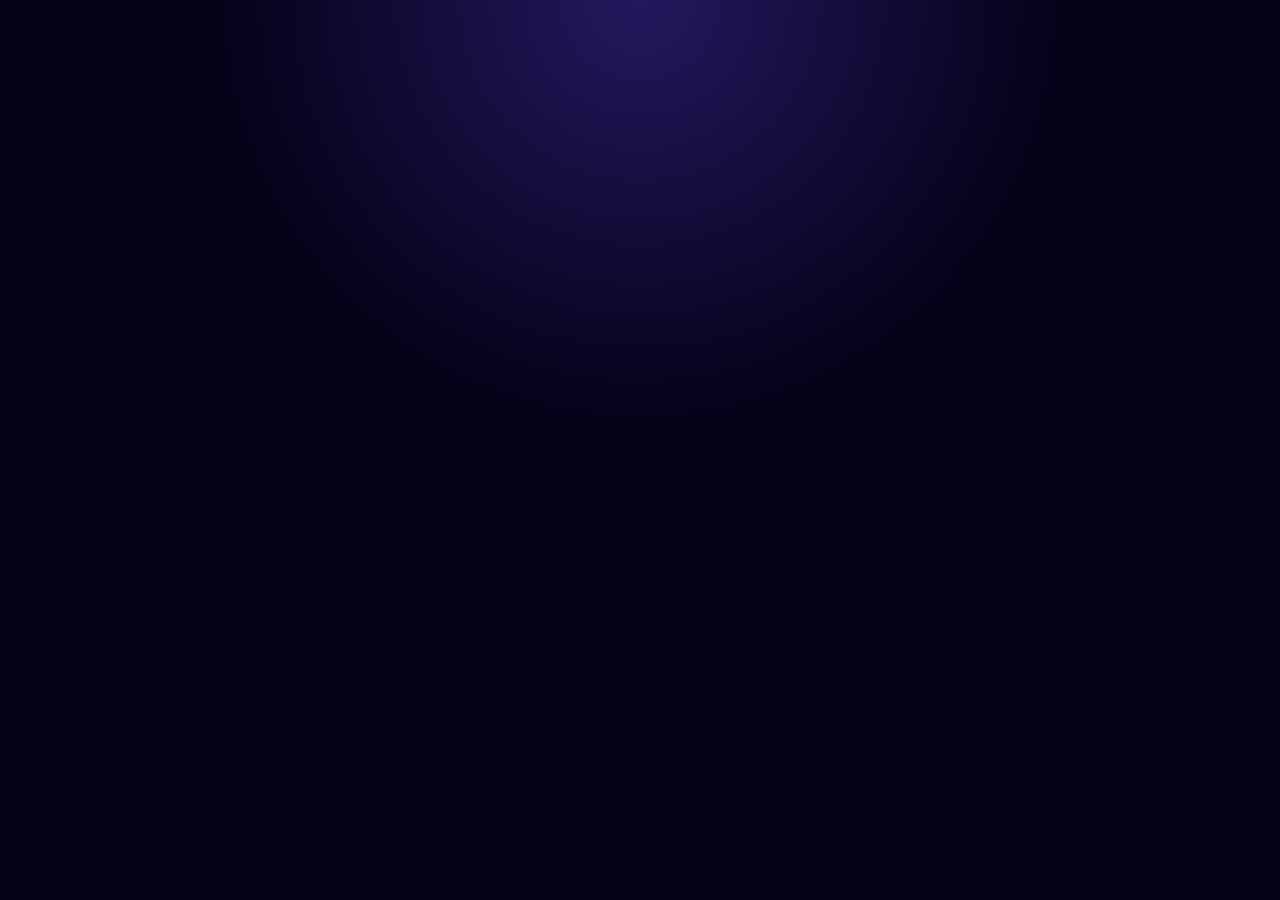
<file: portofolio/index.html>
<!DOCTYPE html>
<html lang="en">
<head>
  <meta charset="UTF-8" />
  <meta name="viewport" content="width=device-width, initial-scale=1" />
  <title>Portfolio Nisa</title>

  <!-- Bootstrap 5 CSS -->
  <link
    href="https://cdn.jsdelivr.net/npm/bootstrap@5.3.2/dist/css/bootstrap.min.css"
    rel="stylesheet"
  />

  <!-- Font Awesome Icons -->
  <link
    rel="stylesheet"
    href="https://cdnjs.cloudflare.com/ajax/libs/font-awesome/6.5.1/css/all.min.css"
  />

  <!-- File CSS kamu -->
  <link rel="stylesheet" href="style.css" />
</head>
<body>
  <div class="container hero">
    
    <!-- Icon / logo -->
    <div class="d-flex justify-content-center icon-row">
      <div class="icon-circle">
        <i class="fas fa-code"></i>
      </div>
      <div class="icon-circle">
        <i class="fas fa-user"></i>
      </div>
      <div class="icon-circle">
        <i class="fab fa-github"></i>
      </div>
    </div>

    <!-- Text -->
    <h1 class="hero-title">
      <span>Welcome To My</span>
      <span class="portfolio">Portfolio Website</span>
    </h1>

     <!-- Tombol OPEN -->
     <div class="mt-4">
      <a href="home.html" class="btn btn-primary btn-open">
        Open
      </a>
    </div>
    <!-- URL (nama diganti nisa) -->
    <div class="hero-url">
      <span class="dot"><i class="fa-solid fa-globe"></i></span>
      www.nisa.
    </div>
  </div>

  <!-- Bootstrap JS (opsional) -->
  <script src="https://cdn.jsdelivr.net/npm/bootstrap@5.3.2/dist/js/bootstrap.bundle.min.js"></script>
</body>
</html>
</file>
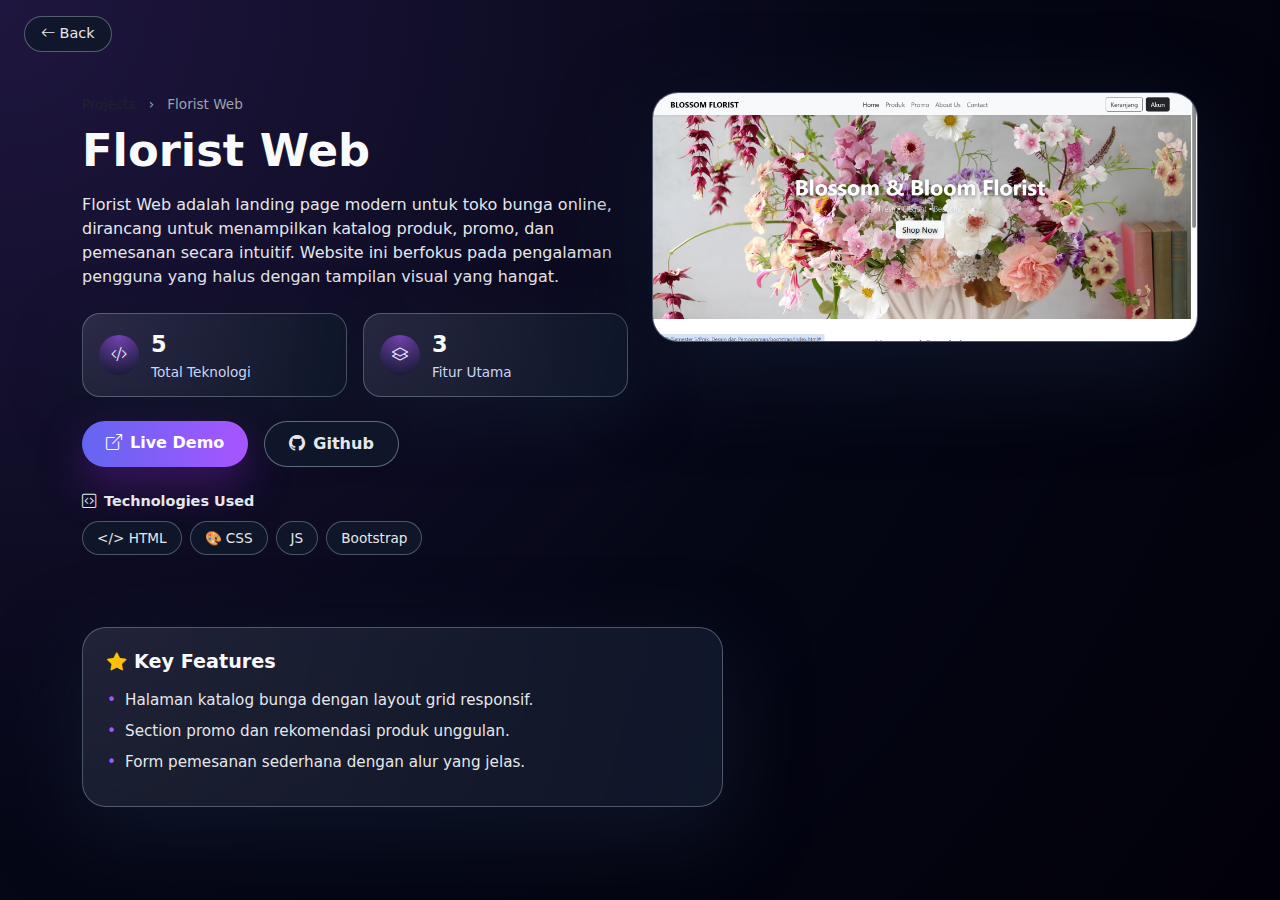
<file: portofolio/florist-detail.html>
<!doctype html>
<html lang="id">
<head>
  <meta charset="utf-8">
  <title>Florist Web – Project Detail</title>
  <meta name="viewport" content="width=device-width, initial-scale=1">

  <!-- Bootstrap 5 -->
  <link href="https://cdn.jsdelivr.net/npm/bootstrap@5.3.3/dist/css/bootstrap.min.css" rel="stylesheet">
  <!-- Bootstrap Icons -->
  <link rel="stylesheet" href="https://cdn.jsdelivr.net/npm/bootstrap-icons@1.11.3/font/bootstrap-icons.css">
  <!-- Custom CSS -->
  <link rel="stylesheet" href="florist-detail.css">
</head>
<body>

<nav class="navbar navbar-dark bg-transparent px-4 py-3">
  <a href="home.html" class="btn btn-sm btn-back">
    <i class="bi bi-arrow-left"></i> Back
  </a>
</nav>

<section class="project-detail py-4">
  <div class="container">

    <div class="row g-4 align-items-start">
      <!-- kiri: text -->
      <div class="col-lg-6">
        <div class="breadcrumb-text mb-2">
          <span class="text-muted">Projects</span>
          <span class="mx-2">›</span>
          <span>Florist Web</span>
        </div>

        <h1 class="project-title mb-3">Florist Web</h1>

        <p class="project-desc mb-4">
          Florist Web adalah landing page modern untuk toko bunga online, 
          dirancang untuk menampilkan katalog produk, promo, dan pemesanan secara intuitif. 
          Website ini berfokus pada pengalaman pengguna yang halus dengan tampilan visual yang hangat.
        </p>

        <!-- stats -->
        <div class="row g-3 mb-4">
          <div class="col-md-6">
            <div class="stat-card">
              <div class="stat-icon"><i class="bi bi-code-slash"></i></div>
              <div>
                <div class="stat-value">5</div>
                <div class="stat-label">Total Teknologi</div>
              </div>
            </div>
          </div>
          <div class="col-md-6">
            <div class="stat-card">
              <div class="stat-icon"><i class="bi bi-layers"></i></div>
              <div>
                <div class="stat-value">3</div>
                <div class="stat-label">Fitur Utama</div>
              </div>
            </div>
          </div>
        </div>

        <!-- buttons -->
        <div class="d-flex flex-wrap gap-3 mb-4">
          <a href="https://example.com/live-demo" target="_blank" class="btn btn-main">
            <i class="bi bi-box-arrow-up-right me-2"></i>Live Demo
          </a>
          <a href="https://github.com/username/florist-web" target="_blank" class="btn btn-outline-main">
            <i class="bi bi-github me-2"></i>Github
          </a>
        </div>

        <!-- technologies -->
        <div class="tech-section">
          <div class="tech-title mb-2">
            <i class="bi bi-code-square me-2"></i>Technologies Used
          </div>
          <div class="d-flex flex-wrap gap-2">
            <span class="tech-chip">&lt;/&gt; HTML</span>
            <span class="tech-chip">🎨 CSS</span>
            <span class="tech-chip">JS</span>
            <span class="tech-chip">Bootstrap</span>
          </div>
        </div>
      </div>

      <!-- kanan: gambar -->
      <div class="col-lg-6">
        <div class="preview-card">
          <img src="floristweb.png" alt="Florist Web Preview" class="img-fluid">
        </div>
      </div>
    </div>

    <!-- Key features -->
    <div class="row g-4 mt-5">
      <div class="col-lg-7">
        <div class="features-card">
          <h3 class="features-title mb-3">
            <i class="bi bi-star-fill me-2 text-warning"></i>Key Features
          </h3>
          <ul class="features-list mb-0">
            <li>Halaman katalog bunga dengan layout grid responsif.</li>
            <li>Section promo dan rekomendasi produk unggulan.</li>
            <li>Form pemesanan sederhana dengan alur yang jelas.</li>
          </ul>
        </div>
      </div>
    </div>

  </div>
</section>

<script src="https://cdn.jsdelivr.net/npm/bootstrap@5.3.3/dist/js/bootstrap.bundle.min.js"></script>
</body>
</html>
</file>
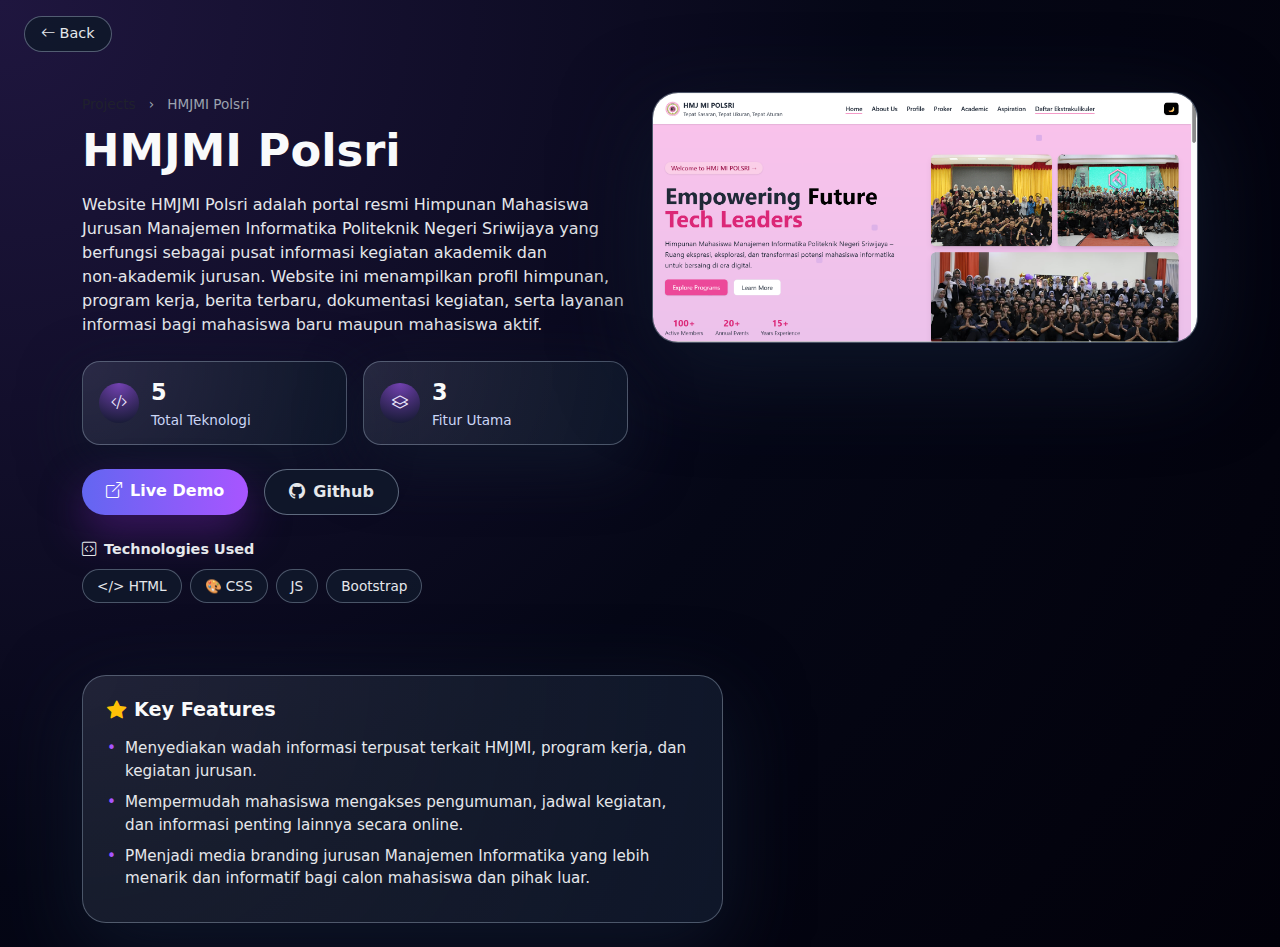
<file: portofolio/hmjmi.html>
<!doctype html>
<html lang="id">
<head>
  <meta charset="utf-8">
  <title>HMJMI Web – Project Detail</title>
  <meta name="viewport" content="width=device-width, initial-scale=1">

  <!-- Bootstrap 5 -->
  <link href="https://cdn.jsdelivr.net/npm/bootstrap@5.3.3/dist/css/bootstrap.min.css" rel="stylesheet">
  <!-- Bootstrap Icons -->
  <link rel="stylesheet" href="https://cdn.jsdelivr.net/npm/bootstrap-icons@1.11.3/font/bootstrap-icons.css">
  <!-- Custom CSS -->
  <link rel="stylesheet" href="florist-detail.css">
</head>
<body>

<nav class="navbar navbar-dark bg-transparent px-4 py-3">
  <a href="home.html" class="btn btn-sm btn-back">
    <i class="bi bi-arrow-left"></i> Back
  </a>
</nav>

<section class="project-detail py-4">
  <div class="container">

    <div class="row g-4 align-items-start">
      <!-- kiri: text -->
      <div class="col-lg-6">
        <div class="breadcrumb-text mb-2">
          <span class="text-muted">Projects</span>
          <span class="mx-2">›</span>
          <span>HMJMI Polsri</span>
        </div>

        <h1 class="project-title mb-3">HMJMI Polsri</h1>

        <p class="project-desc mb-4">
            Website HMJMI Polsri adalah portal resmi Himpunan Mahasiswa Jurusan Manajemen Informatika Politeknik Negeri Sriwijaya 
            yang berfungsi sebagai pusat informasi kegiatan akademik dan non‑akademik jurusan. 
            Website ini menampilkan profil himpunan, program kerja, berita terbaru, dokumentasi kegiatan, 
            serta layanan informasi bagi mahasiswa baru maupun mahasiswa aktif.
        </p>

        <!-- stats -->
        <div class="row g-3 mb-4">
          <div class="col-md-6">
            <div class="stat-card">
              <div class="stat-icon"><i class="bi bi-code-slash"></i></div>
              <div>
                <div class="stat-value">5</div>
                <div class="stat-label">Total Teknologi</div>
              </div>
            </div>
          </div>
          <div class="col-md-6">
            <div class="stat-card">
              <div class="stat-icon"><i class="bi bi-layers"></i></div>
              <div>
                <div class="stat-value">3</div>
                <div class="stat-label">Fitur Utama</div>
              </div>
            </div>
          </div>
        </div>

        <!-- buttons -->
        <div class="d-flex flex-wrap gap-3 mb-4">
          <a href="https://example.com/live-demo" target="_blank" class="btn btn-main">
            <i class="bi bi-box-arrow-up-right me-2"></i>Live Demo
          </a>
          <a href="https://github.com/username/florist-web" target="_blank" class="btn btn-outline-main">
            <i class="bi bi-github me-2"></i>Github
          </a>
        </div>

        <!-- technologies -->
        <div class="tech-section">
          <div class="tech-title mb-2">
            <i class="bi bi-code-square me-2"></i>Technologies Used
          </div>
          <div class="d-flex flex-wrap gap-2">
            <span class="tech-chip">&lt;/&gt; HTML</span>
            <span class="tech-chip">🎨 CSS</span>
            <span class="tech-chip">JS</span>
            <span class="tech-chip">Bootstrap</span>
          </div>
        </div>
      </div>

      <!-- kanan: gambar -->
      <div class="col-lg-6">
        <div class="preview-card">
          <img src="hmjmiweb.png" alt="Florist Web Preview" class="img-fluid">
        </div>
      </div>
    </div>

    <!-- Key features -->
    <div class="row g-4 mt-5">
      <div class="col-lg-7">
        <div class="features-card">
          <h3 class="features-title mb-3">
            <i class="bi bi-star-fill me-2 text-warning"></i>Key Features
          </h3>
          <ul class="features-list mb-0">
            <li>Menyediakan wadah informasi terpusat terkait HMJMI, program kerja, dan kegiatan jurusan.</li>
            <li>Mempermudah mahasiswa mengakses pengumuman, jadwal kegiatan, dan informasi penting lainnya secara online.</li>
            <li>PMenjadi media branding jurusan Manajemen Informatika yang lebih menarik dan informatif bagi calon mahasiswa dan pihak luar.</li>
          </ul>
        </div>
      </div>
    </div>

  </div>
</section>

<script src="https://cdn.jsdelivr.net/npm/bootstrap@5.3.3/dist/js/bootstrap.bundle.min.js"></script>
</body>
</html>
</file>
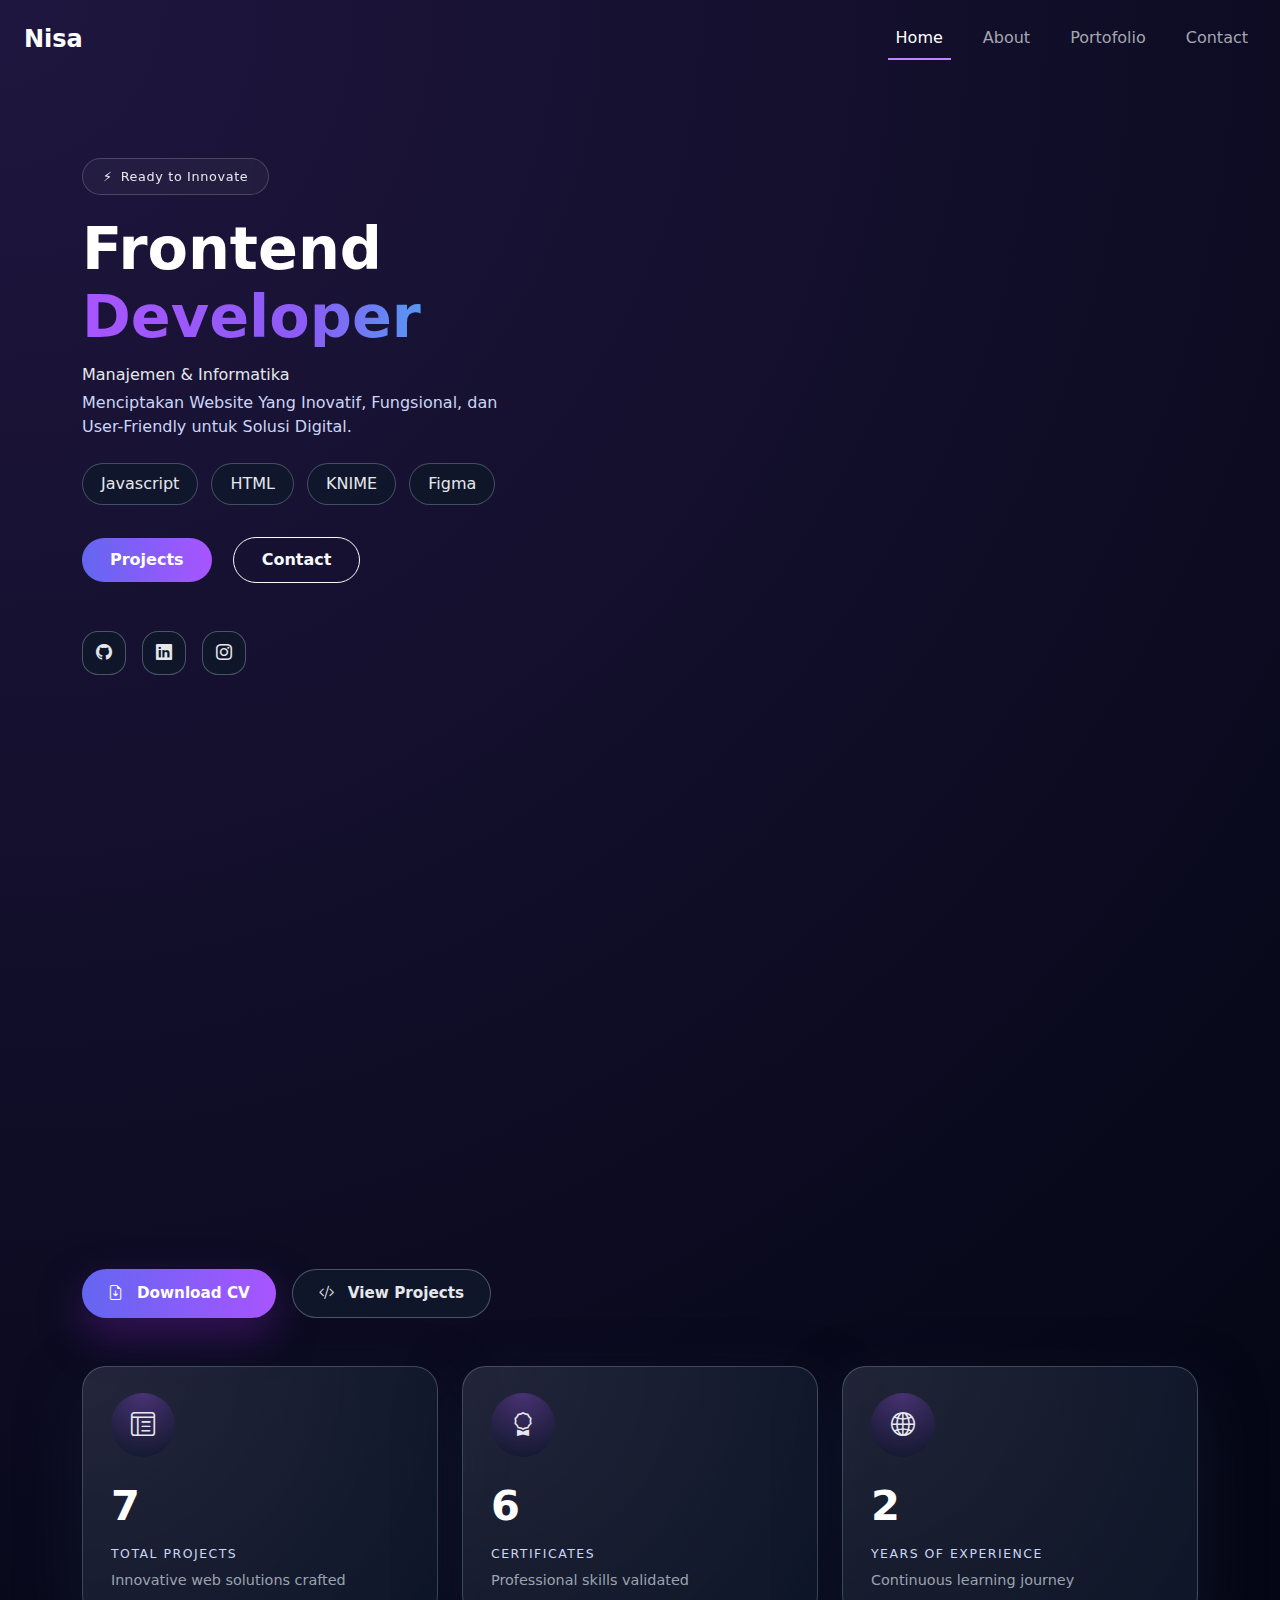
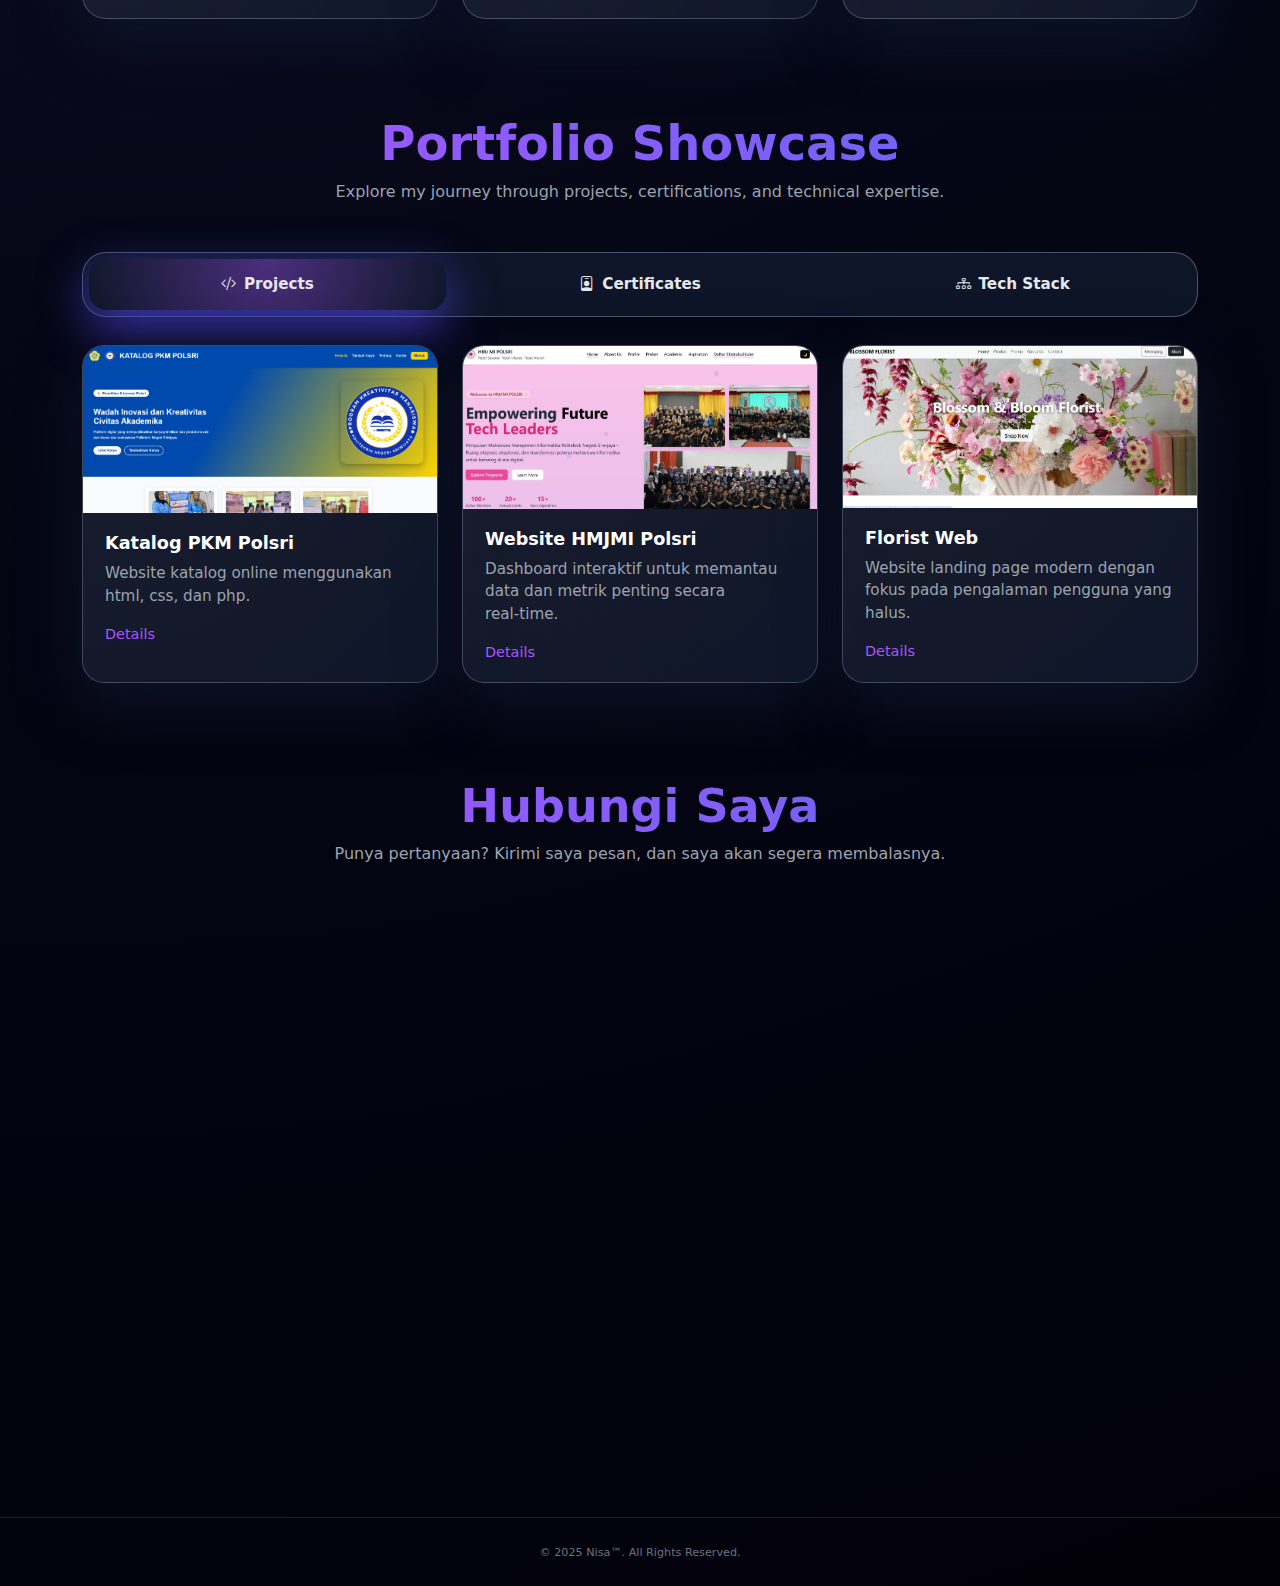
<file: portofolio/home.html>
<!doctype html>
<html lang="id">
<head>
  <meta charset="utf-8">
  <title>Nisa Portfolio</title>
  <meta name="viewport" content="width=device-width, initial-scale=1">

  <link href="https://cdn.jsdelivr.net/npm/bootstrap@5.3.3/dist/css/bootstrap.min.css" rel="stylesheet">
  <link rel="stylesheet" href="https://cdn.jsdelivr.net/npm/bootstrap-icons@1.11.3/font/bootstrap-icons.css">
  <link rel="stylesheet" href="style1.css">
</head>
<body>
  <!-- NAVBAR -->
  <!--Menggunakan Bootstrap 5 navbar dengan class-->
  <nav class="navbar navbar-expand-lg navbar-dark bg-transparent py-3">
    <div class="container-fluid px-4">
      <a class="navbar-brand fw-bold" href="#">Nisa</a>
      <!---Button toggler-->
      <button class="navbar-toggler" type="button" data-bs-toggle="collapse" data-bs-target="#mainNav">
        <span class="navbar-toggler-icon"></span>
      </button>
      <!--Menu-->
      <div class="collapse navbar-collapse justify-content-end" id="mainNav">
        <!--list menu d-->
        <ul class="navbar-nav">
          <li class="nav-item"><a class="nav-link active" href="home.html">Home</a></li>
          <li class="nav-item"><a class="nav-link" href="#about">About</a></li>
          <li class="nav-item"><a class="nav-link" href="#portfolio">Portofolio</a></li>
          <li class="nav-item"><a class="nav-link" href="#contact">Contact</a></li>
        </ul>
      </div>
    </div>
  </nav>

  <!-- HERO KIRI -->
  <section class="hero d-flex align-items-center">
    <div class="container">
      <div class="row">
        <!-- KIRI SAJA YANG ISI, KANAN KOSONG -->
         
        <div class="col-lg-5 col-md-7">
          <button class="btn btn-sm btn-glass mb-4">
            <span class="me-2">⚡</span>Ready to Innovate
          </button>

          <h1 class="hero-title">Frontend</h1>
          <h1 class="hero-title gradient-text mb-3">Developer</h1>

          <p class="subtitle mb-1">Manajemen &amp; Informatika</p>

          <p class="hero-desc mb-4">
            Menciptakan Website Yang Inovatif, Fungsional, dan User-Friendly untuk Solusi Digital.
          </p>

          <div class="mb-4">
            <span class="tech-badge me-2 mb-2">Javascript</span>
            <span class="tech-badge me-2 mb-2">HTML</span>
            <span class="tech-badge me-2 mb-2">KNIME</span>
            <span class="tech-badge me-2 mb-2">Figma</span>
          </div>

          <div class="mb-5">
            <a href="#portfolio" class="btn btn-primary btn-main me-3">Projects</a>
            <a href="#contact" class="btn btn-outline-light btn-main">Contact</a>
          </div>

          <div class="d-flex gap-3">
            <a href="https://github.com/rizkyyulianisa0-cmd" class="social-icon"><i class="bi bi-github"></i></a>
            <a href="https://www.linkedin.com/in/rizky-yulianisa-86a44b378/" class="social-icon"><i class="bi bi-linkedin"></i></a>
            <a href="https://www.instagram.com/rizky__yulianisa?igsh=MTg2N3ZpZ2RicGU0NA==" class="social-icon"><i class="bi bi-instagram"></i></a>
          </div>
        </div>

        <!-- KANAN KOSONG UNTUK RUANG GELAP -->
        <div class="col-lg-7 d-none d-lg-block"></div>
      </div>
    </div>
  </section>

    <!-- ABOUT SECTION -->
    <section id="about" class="about-section py-5">
        <div class="container">
          <div class="row align-items-center">
            <!-- teks kiri -->
            <div class="col-lg-6 mb-4 mb-lg-0 about-text">
              <p class="about-label mb-2">About Me</p>
              <h2 class="about-title mb-3">Hello, I'm<br>Rizky Yulianisa</h2>
              <p class="about-desc">
                Seorang Mahasiswa Manajemen Informatika yang memiliki ketertarikan besar
                dalam pengembangan Front-End. Saya berfokus pada pembuatan pengalaman
                digital yang menarik dan selalu berusaha memberikan solusi terbaik
                dalam setiap proyek yang saya kerjakan.
              </p>
              <div class="about-quote mt-4">
                <span class="quote-icon">❝</span>
                <span class="quote-text">
                  "Transforming ideas into engaging digital experiences."
                </span>
              </div>
            </div>
    
            <!-- foto kanan -->
            <div class="col-lg-6 d-flex justify-content-lg-end justify-content-center">
              <div class="about-photo-wrapper">
                <img src="nisa.jpeg" alt="Foto Nisa" class="about-photo img-fluid">
              </div>
            </div>
          </div>
        </div>
      </section>
      <script>
        const aboutSection = document.querySelector('.about-section');
    
        function checkAboutInView() {
          const rect = aboutSection.getBoundingClientRect();
          if (rect.top < window.innerHeight - 150) {
            aboutSection.classList.add('in-view');
            window.removeEventListener('scroll', checkAboutInView);
          }
        }
    
        window.addEventListener('scroll', checkAboutInView);
        // cek sekali saat load
        checkAboutInView();
      </script>
    <script>
        // ambil semua link navbar
        const navLinks = document.querySelectorAll('.navbar-nav .nav-link');
      
        navLinks.forEach(link => {
          link.addEventListener('click', function () {
            // hapus active dari semua
            navLinks.forEach(l => l.classList.remove('active'));
            // kasih active ke link yang diklik
            this.classList.add('active');
          });
        });
      </script>
      
<!-- PORTFOLIO STATS -->
<section id="portfolio" class="portfolio-stats-section py-5">
  <div class="container">

    <!-- Row tombol -->
    <div class="d-flex flex-wrap gap-3 mb-5">
      <a href="CVATSRIZKYYULIANISA__.pdf" class="btn btn-download">
        <i class="bi bi-file-earmark-arrow-down me-2"></i>Download CV
      </a>
      <a href="#ps-projects" class="btn btn-view">
        <span class="me-2"><i class="bi bi-code-slash"></i></span>View Projects
      </a>
    </div>

    <!-- Row cards -->
    <div class="row g-4">
      <!-- card 1 -->
      <div class="col-lg-4 col-md-6">
        <div class="stat-card">
          <div class="stat-icon">
            <i class="bi bi-layout-text-window-reverse"></i>
          </div>
          <div class="stat-value">7</div>
          <div class="stat-label">Total Projects</div>
          <p class="stat-desc">Innovative web solutions crafted</p>
        </div>
      </div>

      <!-- card 2 -->
      <div class="col-lg-4 col-md-6">
        <div class="stat-card">
          <div class="stat-icon">
            <i class="bi bi-award"></i>
          </div>
          <div class="stat-value">6</div>
          <div class="stat-label">Certificates</div>
          <p class="stat-desc">Professional skills validated</p>
        </div>
      </div>

      <!-- card 3 -->
      <div class="col-lg-4 col-md-6">
        <div class="stat-card">
          <div class="stat-icon">
            <i class="bi bi-globe2"></i>
          </div>
          <div class="stat-value">2</div>
          <div class="stat-label">Years of Experience</div>
          <p class="stat-desc">Continuous learning journey</p>
        </div>
      </div>
    </div>

  </div>
</section>
<section class="portfolio-showcase py-5">
  <div class="container">
    <h2 class="portfolio-title text-center mb-2">Portfolio Showcase</h2>
    <p class="portfolio-subtitle text-center mb-5">
      Explore my journey through projects, certifications, and technical expertise.
    </p>

    <!-- Tabs -->
    <div class="ps-tabs mb-4">
      <button class="ps-tab-btn active" data-target="ps-projects">
        <i class="bi bi-code-slash me-2"></i>Projects
      </button>
      <button class="ps-tab-btn" data-target="ps-certificates">
        <i class="bi bi-person-badge me-2"></i>Certificates
      </button>
      <button class="ps-tab-btn" data-target="ps-techstack">
        <i class="bi bi-diagram-3 me-2"></i>Tech Stack
      </button>
    </div>

    <!-- CONTENT: PROJECTS -->
    <div id="ps-projects" class="ps-tab-content active">
      <div class="row g-4">
        <div class="col-lg-4 col-md-6">
          <div class="ps-card">
            <div class="ps-card-image">
              <img src="katalogweb.png" alt="Project 1">
            </div>
            <div class="ps-card-body">
              <h5 class="ps-card-title">Katalog PKM Polsri</h5>
              <p class="ps-card-text">
                Website katalog online menggunakan html, css, dan php.
              </p>
              <div class="d-flex justify-content-between align-items-center">
                <a href="katalogpkm.html" class="ps-link">Details</a>
              </div>
            </div>
          </div>
        </div>

        <!-- project 2 -->
        <div class="col-lg-4 col-md-6">
          <div class="ps-card">
            <div class="ps-card-image">
              <img src="hmjmiweb.png" alt="Project 2">
            </div>
            <div class="ps-card-body">
              <h5 class="ps-card-title">Website HMJMI Polsri</h5>
              <p class="ps-card-text">
                Dashboard interaktif untuk memantau data dan metrik penting secara real‑time.
              </p>
              <div class="d-flex justify-content-between align-items-center">
                <a href="hmjmi.html" class="ps-link">Details</a>
              </div>
            </div>
          </div>
        </div>

        <!-- project 3 -->
        <div class="col-lg-4 col-md-6">
          <div class="ps-card">
            <div class="ps-card-image">
              <img src="floristweb.png" alt="Project 3">
            </div>
            <div class="ps-card-body">
              <h5 class="ps-card-title">Florist Web</h5>
              <p class="ps-card-text">
                Website landing page modern dengan fokus pada pengalaman pengguna yang halus.
              </p>
              <div class="d-flex justify-content-between align-items-center">
                <a href="florist-detail.html" class="ps-link">Details</a>
              </div>
            </div>
          </div>
        </div>
      </div>
    </div>

    <!-- CONTENT: CERTIFICATES -->
    <div id="ps-certificates" class="ps-tab-content">
      <div class="row g-4">
        <div class="col-lg-3 col-md-6">
          <div class="cert-card">
            <img src="sert1.jpeg" alt="Certificate 1">
          </div>
        </div>
        <div class="col-lg-4 col-md-6">
          <div class="cert-card">
            <img src="sert5.png" alt="Certificate 2">
          </div>
        </div>
        <div class="col-lg-4 col-md-6">
          <div class="cert-card">
            <img src="sert4.png" alt="Certificate 3">
          </div>
        </div>
      </div>
    </div>

    <!-- CONTENT: TECH STACK -->
    <div id="ps-techstack" class="ps-tab-content">
      <div class="row g-4">
        <div class="col-6 col-md-3 col-lg-2">
          <div class="tech-card">
            <img src="html.svg" alt="HTML">
            <span>HTML</span>
          </div>
        </div>
        <div class="col-6 col-md-3 col-lg-2">
          <div class="tech-card">
            <img src="javascript.svg" alt="JavaScript">
            <span>JavaScript</span>
          </div>
        </div>
        <div class="col-6 col-md-3 col-lg-2">
          <div class="tech-card">
            <img src="css.svg" alt="CSS">
            <span>CSS</span>
          </div>
        </div>
        <div class="col-6 col-md-3 col-lg-2">
          <div class="tech-card">
            <img src="knime1.png" alt="Knime">
            <span>Knime</span>
          </div>
        </div>
        <div class="col-6 col-md-3 col-lg-2">
          <div class="tech-card">
            <img src="figma.png" alt="Figma">
            <span>Figma</span>
          </div>
        </div>
        <div class="col-6 col-md-3 col-lg-2">
          <div class="tech-card">
            <img src="phyton.png" alt="Python">
            <span>Python</span>
          </div>
        </div>
      </div>
    </div>

  </div>
</section>

<script>
  const tabBtns = document.querySelectorAll('.ps-tab-btn');
  const tabContents = document.querySelectorAll('.ps-tab-content');

  tabBtns.forEach(btn => {
    btn.addEventListener('click', () => {
      const target = btn.getAttribute('data-target');

      tabBtns.forEach(b => b.classList.remove('active'));
      tabContents.forEach(c => c.classList.remove('active'));

      btn.classList.add('active');
      document.getElementById(target).classList.add('active');
    });
  });
</script>
<!-- CONTACT SECTION -->
<section id="contact" class="contact-section py-5">
  <div class="container">

    <div class="text-center mb-5">
      <h2 class="contact-title">Hubungi Saya</h2>
      <p class="contact-subtitle">
        Punya pertanyaan? Kirimi saya pesan, dan saya akan segera membalasnya.
      </p>
    </div>

    <div class="row g-4">
      <!-- Card Hubungi -->
      <div class="col-lg-6">
        <div class="contact-card slide-left">
          <h3 class="contact-card-title mb-3">Hubungi</h3>
          <p class="contact-card-text mb-4">
            Ada yang ingin didiskusikan? Kirim saya pesan dan mari kita bicara.
          </p>

          <form>
            <div class="mb-3">
              <label class="form-label-contact">Nama Anda</label>
              <div class="input-wrapper">
                <i class="bi bi-person"></i>
                <input type="text" class="form-control-contact" placeholder="Masukkan nama anda">
              </div>
            </div>

            <div class="mb-3">
              <label class="form-label-contact">Email Anda</label>
              <div class="input-wrapper">
                <i class="bi bi-envelope"></i>
                <input type="email" class="form-control-contact" placeholder="Masukkan email anda">
              </div>
            </div>

            <div class="mb-4">
              <label class="form-label-contact">Pesan</label>
              <div class="input-wrapper textarea">
                <i class="bi bi-chat-dots"></i>
                <textarea class="form-control-contact" rows="3" placeholder="Tulis pesan anda..."></textarea>
              </div>
            </div>

            <button type="submit" class="btn btn-contact-send">
              Kirim Pesan
            </button>
          </form>
        </div>
      </div>

      <!-- Card Connect With Me -->
      <div class="col-lg-6">
        <div class="contact-card slide-right">
          <h3 class="contact-card-title mb-4">
            <span class="section-bullet"></span>Connect With Me
          </h3>

          <div class="connect-main mb-3">
            <div class="connect-icon big">
              <i class="bi bi-linkedin"></i>
            </div>
            <div>
              <div class="connect-title">Let's Connect</div>
              <div class="connect-subtitle">
                <a href="https://www.linkedin.com/in/rizky-yulianisa-86a44b378/" class="connect-link" target="_blank">
                  linkedin.com/in/username
                </a>
              </div>
            </div>
          </div>

          <div class="row g-3">
            <div class="col-sm-6">
              <div class="connect-item">
                <div class="connect-icon insta"><i class="bi bi-instagram"></i></div>
                <div>
                  <div class="connect-title">Instagram</div>
                  <div class="connect-subtitle">
                    <a href="https://www.instagram.com/rizky__yulianisa?igsh=MTg2N3ZpZ2RicGU0NA==" class="connect-link" target="_blank">@rizky__yulianisa</a>
                  </div>
                </div>
              </div>
            </div>

            <div class="col-sm-6">
              <div class="connect-item">
                <div class="connect-icon yt"><i class="bi bi-youtube"></i></div>
                <div>
                  <div class="connect-title">Youtube</div>
                  <div class="connect-subtitle">
                    <a href="https://www.youtube.com/@rizkyyulianisa8551" class="connect-link" target="_blank">@nisa</a>
                  </div>
                </div>
              </div>
            </div>

            <div class="col-sm-6">
              <div class="connect-item">
                <div class="connect-icon gh"><i class="bi bi-github"></i></div>
                <div>
                  <div class="connect-title">Github</div>
                  <div class="connect-subtitle">
                    <a href="https://github.com/rizkyyulianisa0-cmd" class="connect-link" target="_blank">github.com/user</a>
                  </div>
                </div>
              </div>
            </div>

            <div class="col-sm-6">
              <div class="connect-item">
                <div class="connect-icon tk"><i class="bi bi-tiktok"></i></div>
                <div>
                  <div class="connect-title">Tiktok</div>
                  <div class="connect-subtitle">
                    <a href="https://www.tiktok.com/id-ID/" class="connect-link" target="_blank">@user</a>
                  </div>
                </div>
              </div>
            </div>
          </div>

        </div>
      </div>
    </div>

  </div>
</section>

<footer class="site-footer text-center py-4">
  <small>© 2025 Nisa™. All Rights Reserved.</small>
</footer>

  <!-- jQuery -->
  <script src="https://code.jquery.com/jquery-3.7.1.min.js"></script>

  <!-- Bootstrap JS -->
  <script src="https://cdn.jsdelivr.net/npm/bootstrap@5.3.3/dist/js/bootstrap.bundle.min.js"></script>

  <!-- File JS custom -->
  <script src="main.js"></script>
</body>
</html>


  <script src="https://cdn.jsdelivr.net/npm/bootstrap@5.3.3/dist/js/bootstrap.bundle.min.js"></script>
</body>
</html>
</file>
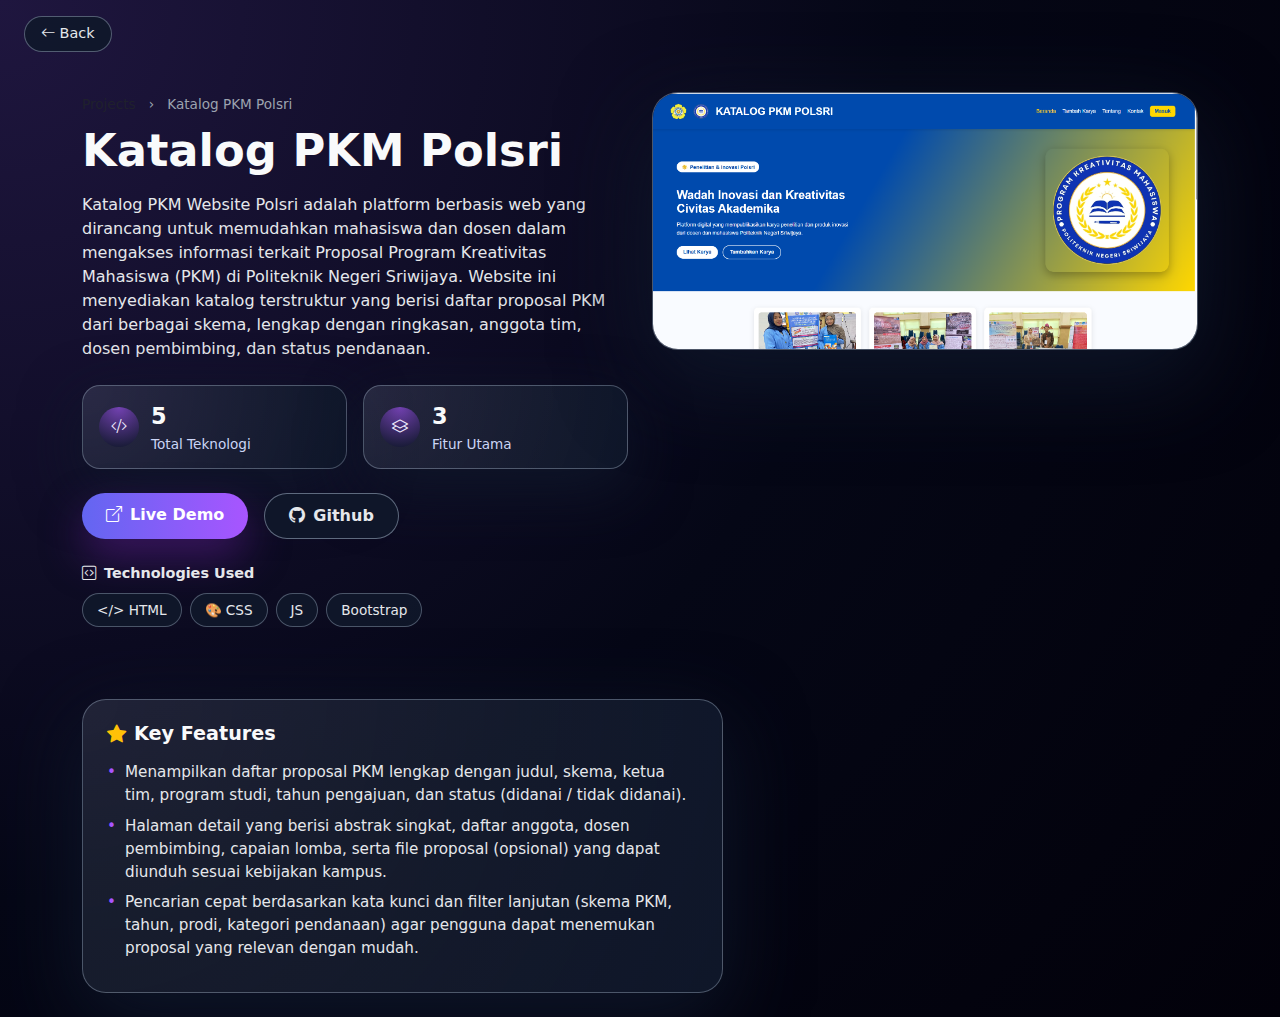
<file: portofolio/katalogpkm.html>
<!doctype html>
<html lang="id">
<head>
  <meta charset="utf-8">
  <title>Florist Web – Project Detail</title>
  <meta name="viewport" content="width=device-width, initial-scale=1">

  <!-- Bootstrap 5 -->
  <link href="https://cdn.jsdelivr.net/npm/bootstrap@5.3.3/dist/css/bootstrap.min.css" rel="stylesheet">
  <!-- Bootstrap Icons -->
  <link rel="stylesheet" href="https://cdn.jsdelivr.net/npm/bootstrap-icons@1.11.3/font/bootstrap-icons.css">
  <!-- Custom CSS -->
  <link rel="stylesheet" href="florist-detail.css">
</head>
<body>

<nav class="navbar navbar-dark bg-transparent px-4 py-3">
  <a href="home.html" class="btn btn-sm btn-back">
    <i class="bi bi-arrow-left"></i> Back
  </a>
</nav>

<section class="project-detail py-4">
  <div class="container">

    <div class="row g-4 align-items-start">
      <!-- kiri: text -->
      <div class="col-lg-6">
        <div class="breadcrumb-text mb-2">
          <span class="text-muted">Projects</span>
          <span class="mx-2">›</span>
          <span>Katalog PKM Polsri</span>
        </div>

        <h1 class="project-title mb-3">Katalog PKM Polsri</h1>

        <p class="project-desc mb-4">
            Katalog PKM Website Polsri adalah platform berbasis web yang dirancang untuk memudahkan 
            mahasiswa dan dosen dalam mengakses informasi terkait Proposal Program Kreativitas Mahasiswa (PKM) 
            di Politeknik Negeri Sriwijaya. Website ini menyediakan katalog terstruktur yang berisi daftar proposal PKM 
            dari berbagai skema, lengkap dengan ringkasan, anggota tim, dosen pembimbing, dan status pendanaan.
        </p>

        <!-- stats -->
        <div class="row g-3 mb-4">
          <div class="col-md-6">
            <div class="stat-card">
              <div class="stat-icon"><i class="bi bi-code-slash"></i></div>
              <div>
                <div class="stat-value">5</div>
                <div class="stat-label">Total Teknologi</div>
              </div>
            </div>
          </div>
          <div class="col-md-6">
            <div class="stat-card">
              <div class="stat-icon"><i class="bi bi-layers"></i></div>
              <div>
                <div class="stat-value">3</div>
                <div class="stat-label">Fitur Utama</div>
              </div>
            </div>
          </div>
        </div>

        <!-- buttons -->
        <div class="d-flex flex-wrap gap-3 mb-4">
          <a href="https://example.com/live-demo" target="_blank" class="btn btn-main">
            <i class="bi bi-box-arrow-up-right me-2"></i>Live Demo
          </a>
          <a href="https://github.com/username/florist-web" target="_blank" class="btn btn-outline-main">
            <i class="bi bi-github me-2"></i>Github
          </a>
        </div>

        <!-- technologies -->
        <div class="tech-section">
          <div class="tech-title mb-2">
            <i class="bi bi-code-square me-2"></i>Technologies Used
          </div>
          <div class="d-flex flex-wrap gap-2">
            <span class="tech-chip">&lt;/&gt; HTML</span>
            <span class="tech-chip">🎨 CSS</span>
            <span class="tech-chip">JS</span>
            <span class="tech-chip">Bootstrap</span>
          </div>
        </div>
      </div>

      <!-- kanan: gambar -->
      <div class="col-lg-6">
        <div class="preview-card">
          <img src="katalogweb.png" alt="Florist Web Preview" class="img-fluid">
        </div>
      </div>
    </div>

    <!-- Key features -->
    <div class="row g-4 mt-5">
      <div class="col-lg-7">
        <div class="features-card">
          <h3 class="features-title mb-3">
            <i class="bi bi-star-fill me-2 text-warning"></i>Key Features
          </h3>
          <ul class="features-list mb-0">
            <li>Menampilkan daftar proposal PKM lengkap dengan judul, skema, ketua tim, program studi, tahun pengajuan, dan status (didanai / tidak didanai).</li>
            <li>Halaman detail yang berisi abstrak singkat, daftar anggota, dosen pembimbing, capaian lomba, serta file proposal (opsional) yang dapat diunduh sesuai kebijakan kampus.</li>
            <li>Pencarian cepat berdasarkan kata kunci dan filter lanjutan (skema PKM, tahun, prodi, kategori pendanaan) agar pengguna dapat menemukan proposal yang relevan dengan mudah.</li>
          </ul>
        </div>
      </div>
    </div>

  </div>
</section>

<script src="https://cdn.jsdelivr.net/npm/bootstrap@5.3.3/dist/js/bootstrap.bundle.min.js"></script>
</body>
</html>
</file>
<file: portofolio/style.css>
/* Background hero */
body {
  min-height: 100vh;
  margin: 0;
  display: flex;
  align-items: center;
  justify-content: center;
  background: radial-gradient(circle at top, #24185e 0%, #050016 40%, #050014 100%);
  color: #ffffff;
  font-family: system-ui, -apple-system, BlinkMacSystemFont, "Segoe UI", sans-serif;
}

.hero {
  text-align: center;
}

/* Icon circle */
.icon-row {
  margin-bottom: 2.5rem;
}

.icon-circle {
  width: 70px;
  height: 70px;
  border-radius: 50%;
  background: radial-gradient(circle at top, #3b2a80, #120731);
  display: flex;
  align-items: center;
  justify-content: center;
  margin: 0 18px;
  box-shadow: 0 0 22px rgba(123, 82, 255, 0.8);
  color: #ffffff;
  font-size: 26px;
  opacity: 0;
  transform: translateY(-40px);
  animation: iconDrop 0.9s ease-out forwards;
}

.icon-circle:nth-child(2) {
  animation-delay: 0.15s;
}

.icon-circle:nth-child(3) {
  animation-delay: 0.3s;
}

/* Animasi logo turun dari atas */
@keyframes iconDrop {
  0% {
    opacity: 0;
    transform: translateY(-60px);
  }
  100% {
    opacity: 1;
    transform: translateY(0);
  }
}

/* Teks title */
.hero-title {
  font-weight: 700;
  font-size: clamp(2.3rem, 4vw, 3.3rem);
  letter-spacing: 2px;
  margin-bottom: 0.4rem;
  opacity: 0;
  transform: translateX(-60px);
  animation: slideLeft 0.9s ease-out 0.4s forwards;
}

.hero-title span {
  display: block;
}

.hero-title .portfolio {
  background: linear-gradient(90deg, #5f74ff, #bb4bff);
  -webkit-background-clip: text;
  background-clip: text;
  color: transparent;
}

/* Animasi teks dari samping */
@keyframes slideLeft {
  0% {
    opacity: 0;
    transform: translateX(-80px);
  }
  100% {
    opacity: 1;
    transform: translateX(0);
  }
}

/* URL di bawah */
.hero-url {
  margin-top: 2.5rem;
  font-size: 1.05rem;
  color: #b49cff;
  opacity: 0;
  transform: translateY(30px);
  animation: fadeUp 0.9s ease-out 0.7s forwards;
}

.hero-url .dot {
  margin-right: 6px;
}

@keyframes fadeUp {
  0% {
    opacity: 0;
    transform: translateY(30px);
  }
  100% {
    opacity: 1;
    transform: translateY(0);
  }
}
/* Tombol OPEN */
.btn-open {
  padding: 0.55rem 1.8rem;
  border-radius: 999px;
  font-weight: 500;
  font-size: 0.98rem;
  box-shadow: 0 0 18px rgba(123, 82, 255, 0.75);
  background: linear-gradient(90deg, #5f74ff, #bb4bff);
  border: none;
  opacity: 0;
  transform: translateY(30px);
  animation: fadeUp 0.9s ease-out 0.9s forwards; /* lanjut dari animasi sebelumnya */
}

.btn-open:hover {
  filter: brightness(1.1);
}
</file>
<file: portofolio/florist-detail.css>
/* background umum */
body {
    margin: 0;
    min-height: 100vh;
    color: #f9fafb;
    font-family: system-ui, -apple-system, "Segoe UI", sans-serif;
    background: radial-gradient(circle at top left, #1f163f 0, #050716 55%, #02010a 100%);
  }
  
  /* back button */
  .btn-back {
    border-radius: 999px;
    padding: 6px 16px;
    font-size: 0.9rem;
    background: rgba(15, 23, 42, 0.9);
    border: 1px solid rgba(148, 163, 184, 0.5);
    color: #e5e7eb;
  }
  
  .btn-back i {
    font-size: 0.9rem;
  }
  
  .project-detail {
    padding-bottom: 80px;
  }
  
  .project-title {
    font-size: clamp(2.4rem, 3.5vw, 3.1rem);
    font-weight: 800;
  }
  
  .breadcrumb-text span {
    font-size: 0.85rem;
    color: #9ca3af;
  }
  
  .project-desc {
    color: #e5e7eb;
    max-width: 640px;
  }
  
  /* stats */
  .stat-card {
    display: flex;
    align-items: center;
    gap: 12px;
    padding: 14px 16px;
    border-radius: 18px;
    background: radial-gradient(circle at top left,
                rgba(148, 163, 184, 0.18),
                rgba(15, 23, 42, 0.98));
    border: 1px solid rgba(148, 163, 184, 0.45);
    box-shadow: 0 20px 60px rgba(15, 23, 42, 0.9);
  }
  
  .stat-icon {
    width: 40px;
    height: 40px;
    border-radius: 999px;
    display: flex;
    align-items: center;
    justify-content: center;
    background: radial-gradient(circle at top,
                rgba(168, 85, 255, 0.6),
                rgba(15, 23, 42, 1));
    color: #ede9fe;
  }
  
  .stat-value {
    font-size: 1.4rem;
    font-weight: 700;
  }
  
  .stat-label {
    font-size: 0.85rem;
    color: #cbd5f5;
  }
  
  /* buttons */
  .btn-main {
    border-radius: 999px;
    padding: 10px 24px;
    font-weight: 600;
    background: linear-gradient(90deg, #6366f1, #a855ff);
    border: none;
    color: #fff;
    box-shadow: 0 18px 40px rgba(88, 28, 135, 0.6);
  }
  
  .btn-outline-main {
    border-radius: 999px;
    padding: 10px 24px;
    font-weight: 600;
    border: 1px solid rgba(148, 163, 184, 0.6);
    color: #e5e7eb;
    background: rgba(15, 23, 42, 0.9);
  }
  
  /* technologies */
  .tech-section {
    margin-top: 8px;
  }
  
  .tech-title {
    font-size: 0.9rem;
    font-weight: 600;
    color: #e5e7eb;
  }
  
  .tech-chip {
    border-radius: 999px;
    padding: 6px 14px;
    font-size: 0.85rem;
    background: rgba(15, 23, 42, 0.9);
    border: 1px solid rgba(148, 163, 184, 0.45);
    color: #e5e7eb;
  }
  
  /* preview image */
  .preview-card {
    border-radius: 26px;
    overflow: hidden;
    background: radial-gradient(circle at top left,
                rgba(248, 250, 252, 0.06),
                rgba(15, 23, 42, 0.98));
    border: 1px solid rgba(148, 163, 184, 0.45);
    box-shadow: 0 28px 90px rgba(15, 23, 42, 0.95);
  }
  
  .preview-card img {
    width: 100%;
    display: block;
  }
  
  /* features card */
  .features-card {
    border-radius: 24px;
    padding: 22px 24px 24px;
    background: radial-gradient(circle at top left,
                rgba(148, 163, 184, 0.16),
                rgba(15, 23, 42, 0.98));
    border: 1px solid rgba(148, 163, 184, 0.45);
    box-shadow: 0 24px 80px rgba(15, 23, 42, 0.95);
  }
  
  .features-title {
    font-size: 1.2rem;
    font-weight: 700;
  }
  
  .features-list {
    list-style: none;
    padding-left: 0;
    margin: 0;
  }
  
  .features-list li {
    position: relative;
    padding-left: 18px;
    margin-bottom: 8px;
    font-size: 0.95rem;
    color: #e5e7eb;
  }
  
  .features-list li::before {
    content: "•";
    position: absolute;
    left: 0;
    color: #a855ff;
  }
  
  /* responsive */
  @media (max-width: 767.98px) {
    .project-detail {
      padding-top: 10px;
      padding-bottom: 60px;
    }
  }
</file>
<file: portofolio/style1.css>
/* background gelap + sedikit gradasi */
body {
    min-height: 100vh;
    margin: 0;
    color: #fff;
    font-family: system-ui, -apple-system, "Segoe UI", sans-serif;
    background: radial-gradient(circle at top left, #1f163f 0, #050716 55%, #02010a 100%);
  }
  
  /* navbar */
  .navbar-brand {
    font-size: 1.5rem;
  }
  
  .nav-link {
    color: #a5a6b0;
    margin-left: 1.5rem;
  }
  
  .nav-link.active {
    color: #c084fc;
    border-bottom: 2px solid #c084fc;
  }
  
  /* hero kiri */
  .hero {
    padding: 80px 0 90px;
  }
  
  /* tombol kecil atas */
  .btn-glass {
    border-radius: 999px;
    padding: 8px 20px;
    background: rgba(255, 255, 255, 0.04);
    border: 1px solid rgba(255, 255, 255, 0.18);
    color: #e5e7eb;
    backdrop-filter: blur(14px);
    font-size: 0.8rem;
    letter-spacing: 0.05em;
  }
  
  /* judul besar */
  .hero-title {
    font-size: clamp(3rem, 4.6vw, 4.5rem);
    font-weight: 800;
    line-height: 1.02;
  }
  
  /* gradient ungu-biru */
  .gradient-text {
    background: linear-gradient(90deg, #a855ff, #8b5cf6, #22d3ee);
    -webkit-background-clip: text;
    background-clip: text;
    color: transparent;
  }
  
  /* subjudul + deskripsi */
  .subtitle {
    color: #e5e7eb;
    font-weight: 500;
  }
  
  .hero-desc {
    max-width: 480px;
    color: #cbd5f5;
    font-size: 1rem;
  }
  
  /* badge teknologi */
  .tech-badge {
    display: inline-block;
    padding: 8px 18px;
    border-radius: 999px;
    background: rgba(15, 23, 42, 0.9);
    border: 1px solid rgba(148, 163, 184, 0.4);
    color: #e5e7eb;
    font-weight: 500;
  }
  
  /* tombol utama */
  .btn-main {
    border-radius: 999px;
    padding: 10px 28px;
    font-weight: 600;
  }
  
  .btn-main.btn-primary {
    background: linear-gradient(90deg, #6366f1, #a855ff);
    border: none;
  }
  
  .btn-main.btn-outline-light {
    border-width: 1px;
  }
  
  /* ikon sosmed */
  .social-icon {
    width: 44px;
    height: 44px;
    border-radius: 16px;
    display: flex;
    align-items: center;
    justify-content: center;
    background: rgba(15, 23, 42, 0.9);
    border: 1px solid rgba(148, 163, 184, 0.45);
    color: #e5e7eb;
    text-decoration: none;
  }
  
  /* responsive */
  @media (max-width: 767.98px) {
    .hero {
      padding-top: 40px;
    }
  }
  
  /* ABOUT SECTION */
.about-section {
    padding-top: 100px;
    padding-bottom: 120px;
  }
  
  .about-label {
    color: #a855ff;
    font-weight: 600;
    letter-spacing: 0.08em;
    text-transform: uppercase;
    font-size: 0.9rem;
  }
  
  .about-title {
    font-size: clamp(2.3rem, 3.5vw, 3rem);
    font-weight: 800;
    line-height: 1.1;
  }
  
  .about-desc {
    color: #e5e7eb;
    font-size: 1rem;
    max-width: 620px;
  }
  
  /* quote card */
  .about-quote {
    border-radius: 18px;
    padding: 18px 20px;
    background: rgba(15, 23, 42, 0.9);
    border: 1px solid rgba(148, 163, 184, 0.4);
    display: flex;
    align-items: center;
    gap: 10px;
  }
  
  .quote-icon {
    font-size: 1.4rem;
    color: #a855ff;
  }
  
  .quote-text {
    color: #cbd5f5;
    font-size: 0.95rem;
  }
  
  /* foto bulat dengan glow + zoom hover */
  .about-photo-wrapper {
    width: 320px;
    height: 320px;
    border-radius: 50%;
    padding: 8px;
    background: radial-gradient(circle at top, rgba(168,85,255,0.5), rgba(15,23,42,1));
    box-shadow: 0 0 60px rgba(129, 140, 248, 0.4);
    overflow: hidden;
  }
  
  .about-photo {
    width: 100%;
    height: 100%;
    object-fit: cover;
    border-radius: 50%;
    transform: scale(1);
    transition: transform 0.4s ease;
  }
  
  .about-photo-wrapper:hover .about-photo {
    transform: scale(1.06);
  }
  
  /* ANIMASI MASUK DARI SAMPING (saat discroll kelihatan) */
  .about-text {
    opacity: 0;
    transform: translateX(-40px);
    transition: all 0.6s ease-out;
  }
  
  .about-section.in-view .about-text {
    opacity: 1;
    transform: translateX(0);
  }
  
  /* opsional: animasi foto sedikit dari kanan */
  .about-photo-wrapper {
    opacity: 0;
    transform: translateX(40px);
    transition: all 0.6s ease-out;
  }
  
  .about-section.in-view .about-photo-wrapper {
    opacity: 1;
    transform: translateX(0);
  }
  
  /* responsive kecil */
  @media (max-width: 767.98px) {
    .about-section {
      padding-top: 70px;
      padding-bottom: 80px;
    }
    .about-photo-wrapper {
      width: 260px;
      height: 260px;
    }
  }
/* SECTION PORTFOLIO / STATS */
.portfolio-stats-section {
  padding-top: 90px;
  padding-bottom: 110px;
}

/* tombol atas */
.btn-download,
.btn-view {
  border-radius: 999px;
  padding: 12px 26px;
  font-weight: 600;
  font-size: 0.95rem;
  display: inline-flex;
  align-items: center;
  gap: 6px;
  border: none;
  text-decoration: none;
}

.btn-download {
  background: linear-gradient(90deg, #6366f1, #a855ff);
  color: #fff;
  box-shadow: 0 18px 40px rgba(88, 28, 135, 0.55);
}

.btn-download:hover {
  color: #fff;
  transform: translateY(-1px);
  box-shadow: 0 22px 50px rgba(88, 28, 135, 0.7);
}

.btn-view {
  background: rgba(15, 23, 42, 0.9);
  color: #e5e7eb;
  border: 1px solid rgba(148, 163, 184, 0.45);
}

.btn-view:hover {
  color: #fff;
  border-color: #a855ff;
}

/* cards statistik */
.stat-card {
  position: relative;
  border-radius: 24px;
  padding: 26px 28px;
  background: radial-gradient(circle at top left, rgba(148, 163, 184, 0.18), rgba(15, 23, 42, 0.95));
  border: 1px solid rgba(148, 163, 184, 0.35);
  box-shadow: 0 24px 60px rgba(15, 23, 42, 0.8);
  overflow: hidden;
  cursor: default;
  transition: transform 0.25s ease, box-shadow 0.25s ease, border-color 0.25s ease;
}

/* efek zoom halus saat hover */
.stat-card:hover {
  transform: translateY(-6px) scale(1.03);
  box-shadow: 0 32px 80px rgba(79, 70, 229, 0.75);
  border-color: rgba(168, 85, 255, 0.9);
}

/* isi card */
.stat-icon {
  width: 64px;
  height: 64px;
  border-radius: 999px;
  display: flex;
  align-items: center;
  justify-content: center;
  margin-bottom: 18px;
  background: radial-gradient(circle at top, rgba(168, 85, 255, 0.3), rgba(15, 23, 42, 1));
  color: #e5e7eb;
  font-size: 1.5rem;
}

.stat-value {
  font-size: 2.6rem;
  font-weight: 800;
  margin-bottom: 8px;
}

.stat-label {
  text-transform: uppercase;
  letter-spacing: 0.12em;
  font-size: 0.78rem;
  color: #cbd5f5;
  margin-bottom: 6px;
}

.stat-desc {
  margin: 0;
  font-size: 0.9rem;
  color: #9ca3af;
}

/* responsive */
@media (max-width: 767.98px) {
  .portfolio-stats-section {
    padding-top: 70px;
    padding-bottom: 80px;
  }
}
/* title + subtitle */
.portfolio-showcase {
  padding-top: 90px;
  padding-bottom: 110px;
}

.portfolio-title {
  font-size: clamp(2.4rem, 3.8vw, 3rem);
  font-weight: 800;
  background: linear-gradient(90deg, #a855ff, #6366f1);
  -webkit-background-clip: text;
  background-clip: text;
  color: transparent;
}

.portfolio-subtitle {
  max-width: 760px;
  margin-left: auto;
  margin-right: auto;
  color: #9ca3af;
}

/* tabs container */
.ps-tabs {
  display: flex;
  justify-content: center;
  gap: 16px;
  background: rgba(15, 23, 42, 0.9);
  border-radius: 24px;
  padding: 6px;
  border: 1px solid rgba(148, 163, 184, 0.45);
}

/* each tab button */
.ps-tab-btn {
  flex: 1 1 0;
  border-radius: 18px;
  padding: 14px 18px;
  background: transparent;
  border: none;
  color: #e5e7eb;
  font-weight: 600;
  font-size: 0.95rem;
  display: flex;
  justify-content: center;
  align-items: center;
  cursor: pointer;
  transition: background 0.2s ease, color 0.2s ease, box-shadow 0.2s ease;
}

.ps-tab-btn.active {
  background: radial-gradient(circle at top, rgba(168,85,255,0.4), rgba(15,23,42,1));
  box-shadow: 0 18px 50px rgba(79, 70, 229, 0.8);
}

/* tab content visibility */
.ps-tab-content {
  display: none;
  margin-top: 28px;
}

.ps-tab-content.active {
  display: block;
}

/* PROJECT CARDS */
.ps-card {
  border-radius: 22px;
  background: radial-gradient(circle at top left, rgba(148,163,184,0.16), rgba(15,23,42,0.98));
  border: 1px solid rgba(148,163,184,0.35);
  overflow: hidden;
  display: flex;
  flex-direction: column;
  height: 100%;
  box-shadow: 0 20px 60px rgba(15,23,42,0.8);
  transition: transform 0.25s ease, box-shadow 0.25s ease, border-color 0.25s ease;
}

.ps-card:hover {
  transform: translateY(-8px) scale(1.02);
  box-shadow: 0 26px 80px rgba(79,70,229,0.85);
  border-color: rgba(168,85,255,0.9);
}

.ps-card-image {
  overflow: hidden;
}

.ps-card-image img {
  width: 100%;
  display: block;
  transform: scale(1.03);
  transition: transform 0.35s ease;
}

.ps-card:hover .ps-card-image img {
  transform: scale(1.08);
}

.ps-card-body {
  padding: 20px 22px 18px;
}

.ps-card-title {
  font-size: 1.1rem;
  font-weight: 700;
  margin-bottom: 8px;
}

.ps-card-text {
  font-size: 0.95rem;
  color: #9ca3af;
  margin-bottom: 16px;
}

.ps-link {
  font-size: 0.9rem;
  color: #a855ff;
  text-decoration: none;
}

.ps-link:hover {
  text-decoration: underline;
}

/* CERTIFICATE CARDS */
.cert-card {
  border-radius: 18px;
  overflow: hidden;
  background: rgba(15,23,42,0.95);
  border: 1px solid rgba(148,163,184,0.35);
  box-shadow: 0 18px 60px rgba(15,23,42,0.85);
  transition: transform 0.25s ease, box-shadow 0.25s ease, border-color 0.25s ease;
}

.cert-card img {
  width: 100%;
  display: block;
}

.cert-card:hover {
  transform: translateY(-6px) scale(1.02);
  box-shadow: 0 26px 80px rgba(79,70,229,0.9);
  border-color: rgba(168,85,255,0.9);
}

/* TECH STACK CARDS */
.tech-card {
  border-radius: 18px;
  padding: 18px 10px 14px;
  background: radial-gradient(circle at top, rgba(148,163,184,0.16), rgba(15,23,42,0.98));
  border: 1px solid rgba(148,163,184,0.35);
  text-align: center;
  box-shadow: 0 16px 50px rgba(15,23,42,0.85);
  transition: transform 0.22s ease, box-shadow 0.22s ease, border-color 0.22s ease;
}

.tech-card img {
  height: 58px;
  margin-bottom: 10px;
}

.tech-card span {
  font-size: 0.9rem;
  color: #e5e7eb;
}

.tech-card:hover {
  transform: translateY(-6px) scale(1.05);
  box-shadow: 0 22px 70px rgba(79,70,229,0.85);
  border-color: rgba(168,85,255,0.9);
}

/* responsive kecil */
@media (max-width: 767.98px) {
  .ps-tabs {
    flex-direction: column;
  }
}
.contact-section {
  padding-top: 100px;
  padding-bottom: 110px;
}

.contact-title {
  font-size: clamp(2.4rem, 3.6vw, 3rem);
  font-weight: 800;
  background: linear-gradient(90deg, #a855ff, #6366f1);
  -webkit-background-clip: text;
  background-clip: text;
  color: transparent;
}

.contact-subtitle {
  max-width: 620px;
  margin: 0 auto;
  color: #9ca3af;
}

/* card umum */
.contact-card {
  border-radius: 26px;
  padding: 26px 28px 28px;
  background: radial-gradient(circle at top left,
              rgba(148, 163, 184, 0.18),
              rgba(15, 23, 42, 0.98));
  border: 1px solid rgba(148, 163, 184, 0.45);
  box-shadow: 0 24px 70px rgba(15, 23, 42, 0.95);
  opacity: 0;
  transform: translateY(20px);
}

.contact-card-title {
  font-size: 1.4rem;
  font-weight: 800;
}

.contact-card-text {
  color: #e5e7eb;
}

/* bullet kecil */
.section-bullet {
  display: inline-block;
  width: 28px;
  height: 4px;
  border-radius: 999px;
  background: linear-gradient(90deg, #a855ff, #6366f1);
  margin-right: 10px;
}

/* form */
.form-label-contact {
  font-size: 0.9rem;
  color: #e5e7eb;
  margin-bottom: 6px;
}

.input-wrapper {
  position: relative;
  border-radius: 18px;
  background: linear-gradient(120deg, rgba(31, 41, 55, 0.9), rgba(15, 23, 42, 0.9));
  border: 1px solid rgba(148, 163, 184, 0.4);
  padding-left: 42px;
}

.input-wrapper.textarea {
  padding-top: 10px;
}

.input-wrapper i {
  position: absolute;
  left: 14px;
  top: 50%;
  transform: translateY(-50%);
  color: #9ca3af;
  font-size: 1rem;
}

.input-wrapper.textarea i {
  top: 18px;
}

.form-control-contact {
  width: 100%;
  border: none;
  outline: none;
  background: transparent;
  color: #e5e7eb;
  padding: 10px 14px 10px 0;
  font-size: 0.95rem;
  resize: none;
}

.form-control-contact::placeholder {
  color: #6b7280;
}

.btn-contact-send {
  border-radius: 999px;
  padding: 10px 26px;
  font-weight: 600;
  font-size: 0.95rem;
  border: none;
  background: linear-gradient(90deg, #6366f1, #a855ff);
  color: #fff;
  box-shadow: 0 18px 40px rgba(88, 28, 135, 0.6);
}

/* connect card */
.connect-main {
  display: flex;
  align-items: center;
  gap: 14px;
  padding: 16px 18px;
  border-radius: 18px;
  background: linear-gradient(120deg, rgba(31, 41, 55, 0.9), rgba(15, 23, 42, 0.9));
  border: 1px solid rgba(148, 163, 184, 0.35);
}

.connect-icon.big {
  width: 48px;
  height: 48px;
  border-radius: 14px;
  display: flex;
  align-items: center;
  justify-content: center;
  background: radial-gradient(circle at top,
              rgba(59, 130, 246, 0.7),
              rgba(15, 23, 42, 1));
  color: #e5e7eb;
  font-size: 1.6rem;
}

.connect-item {
  display: flex;
  align-items: center;
  gap: 12px;
  padding: 10px 12px;
  border-radius: 16px;
  background: linear-gradient(120deg, rgba(31, 41, 55, 0.95), rgba(15, 23, 42, 0.95));
  border: 1px solid rgba(148, 163, 184, 0.35);
}

.connect-icon {
  width: 38px;
  height: 38px;
  border-radius: 12px;
  display: flex;
  align-items: center;
  justify-content: center;
  background: rgba(15, 23, 42, 1);
  color: #e5e7eb;
  font-size: 1.2rem;
}

.connect-icon.insta { color: #f97316; }
.connect-icon.yt    { color: #ef4444; }
.connect-icon.gh    { color: #e5e7eb; }
.connect-icon.tk    { color: #22d3ee; }

.connect-title {
  font-size: 0.95rem;
  font-weight: 600;
}

.connect-subtitle {
  font-size: 0.85rem;
  color: #9ca3af;
}

.connect-link {
  color: #a5b4fc;
  text-decoration: none;
  font-size: 0.85rem;
}

.connect-link:hover {
  text-decoration: underline;
  color: #c4b5fd;
}

/* footer */
.site-footer {
  color: #6b7280;
  font-size: 0.8rem;
  border-top: 1px solid rgba(31, 41, 55, 0.8);
}

/* ANIMASI SLIDE */
.slide-left {
  transform: translateX(-40px);
}

.slide-right {
  transform: translateX(40px);
}

.contact-card.in-view {
  opacity: 1;
  transform: translateX(0) translateY(0);
  transition: transform 0.6s ease-out, opacity 0.6s ease-out;
}

/* responsive */
@media (max-width: 767.98px) {
  .contact-section {
    padding-top: 70px;
    padding-bottom: 80px;
  }

  .slide-left,
  .slide-right {
    transform: translateY(30px);
  }
}
</file>
